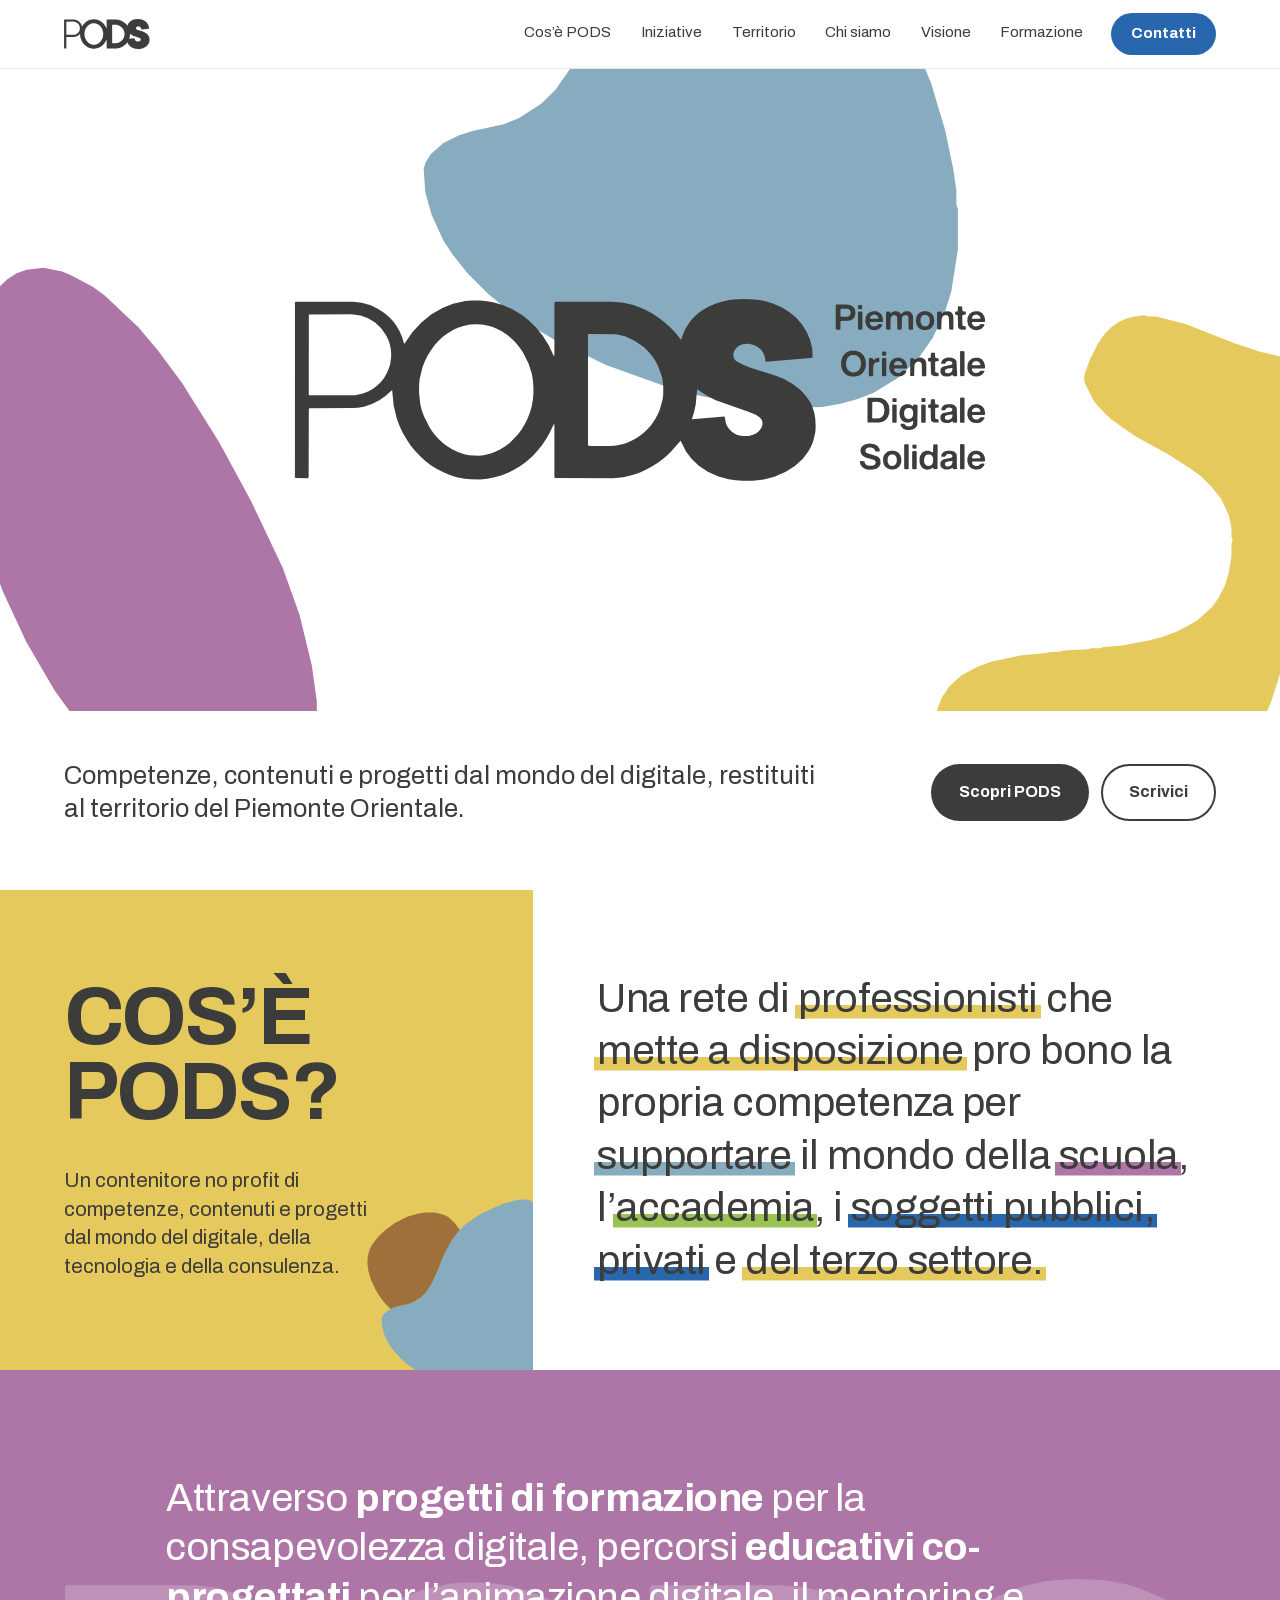
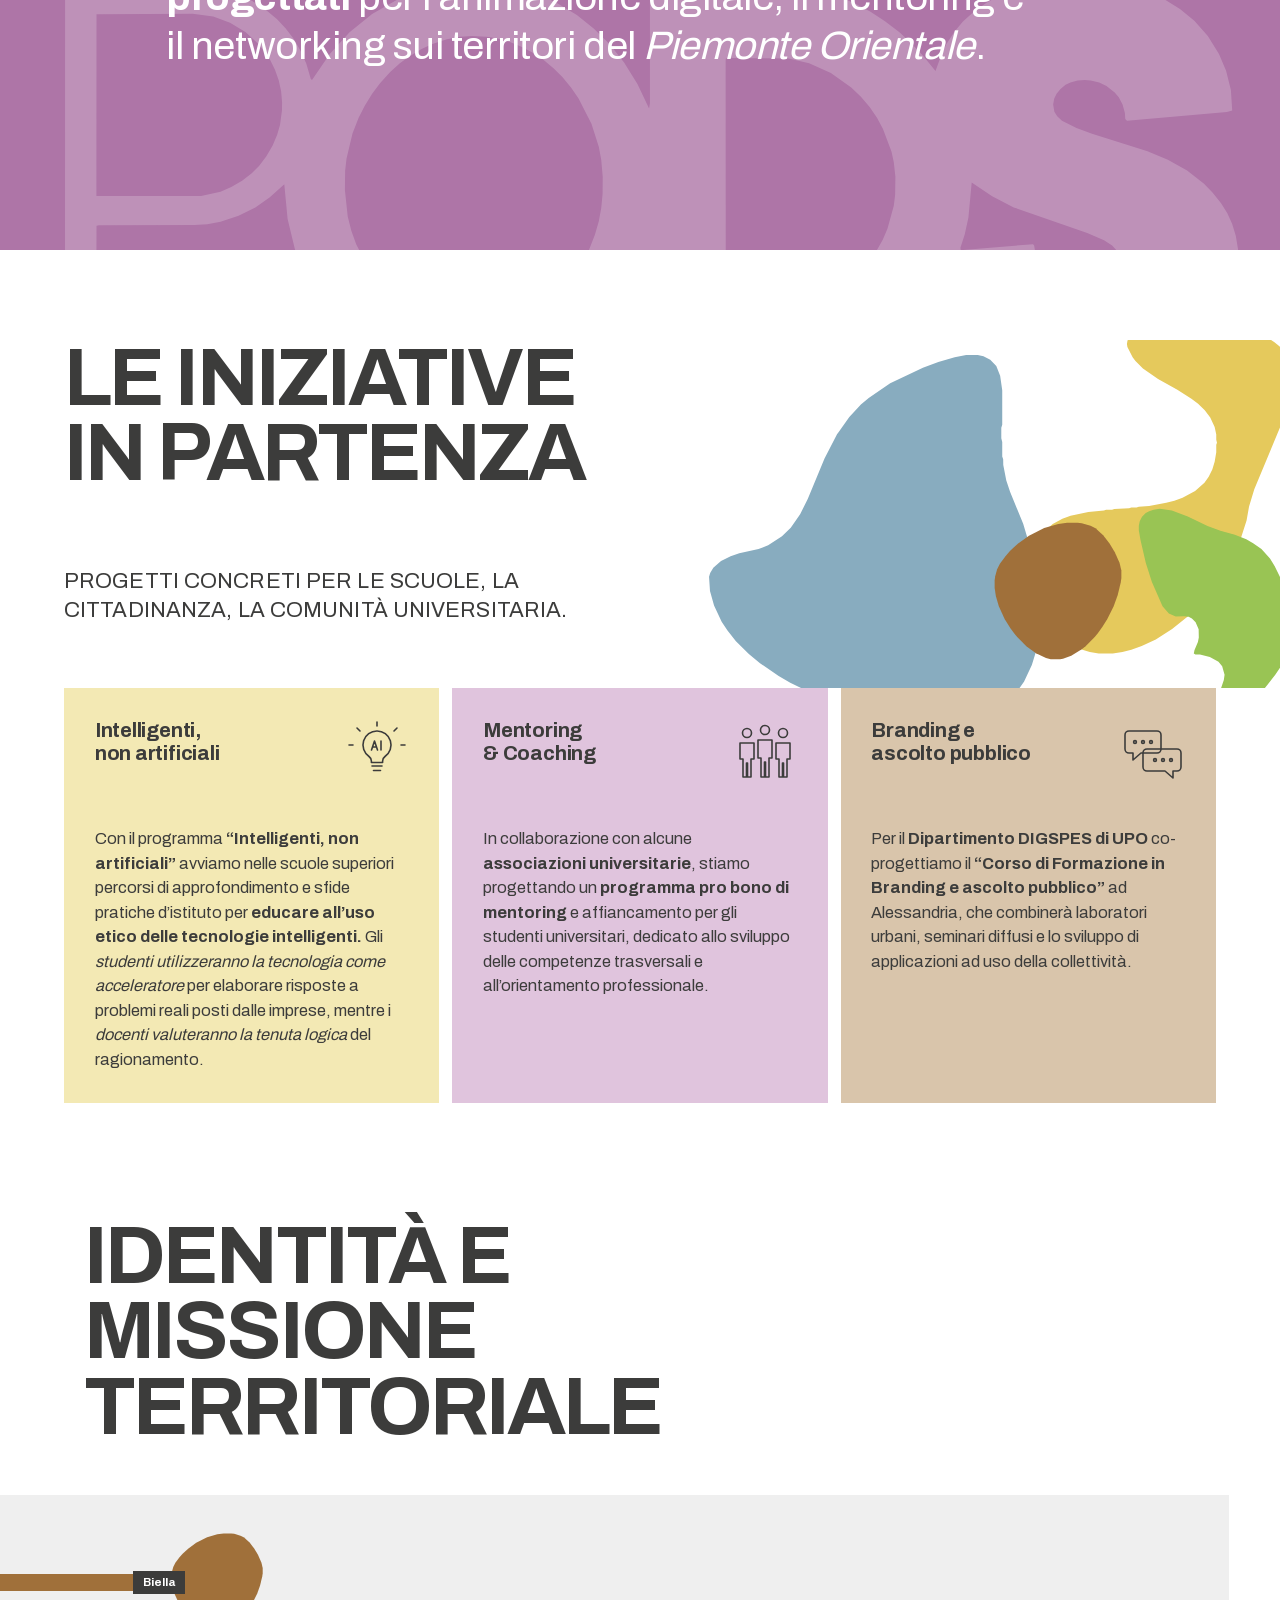
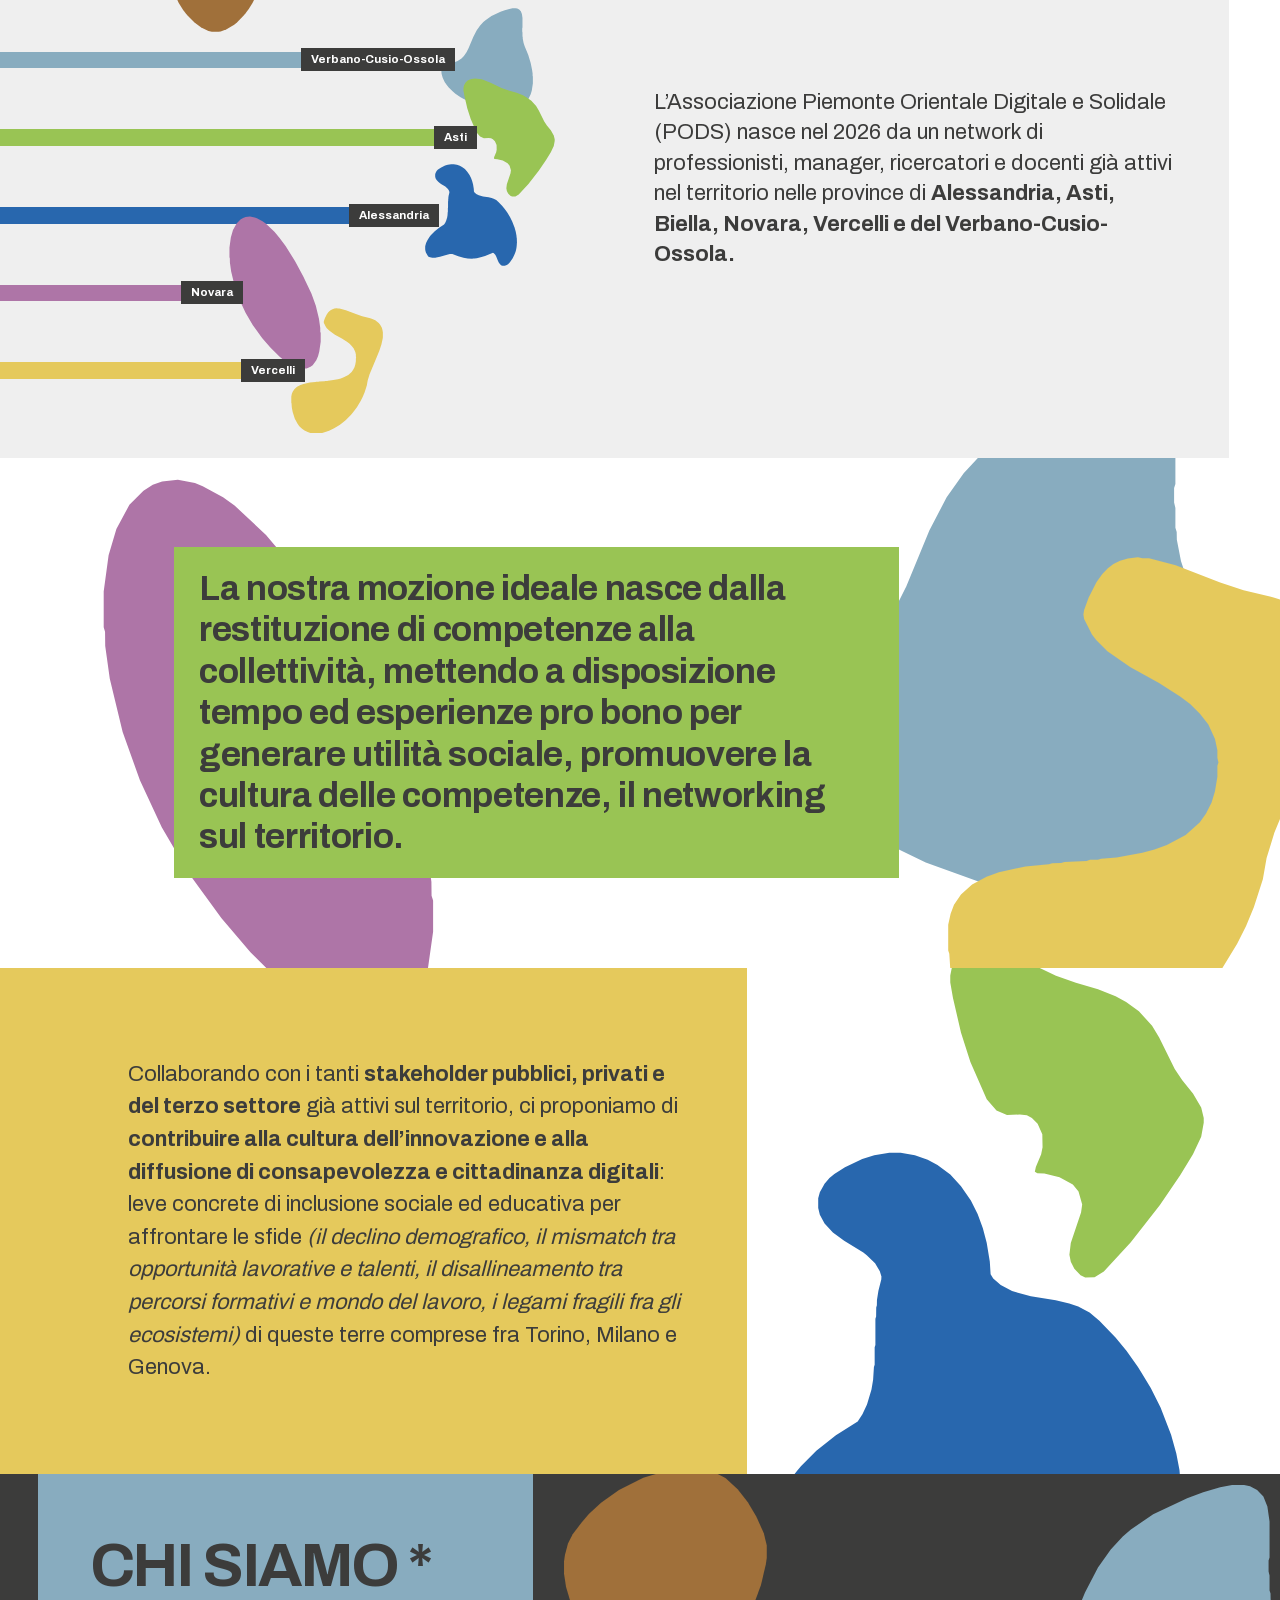
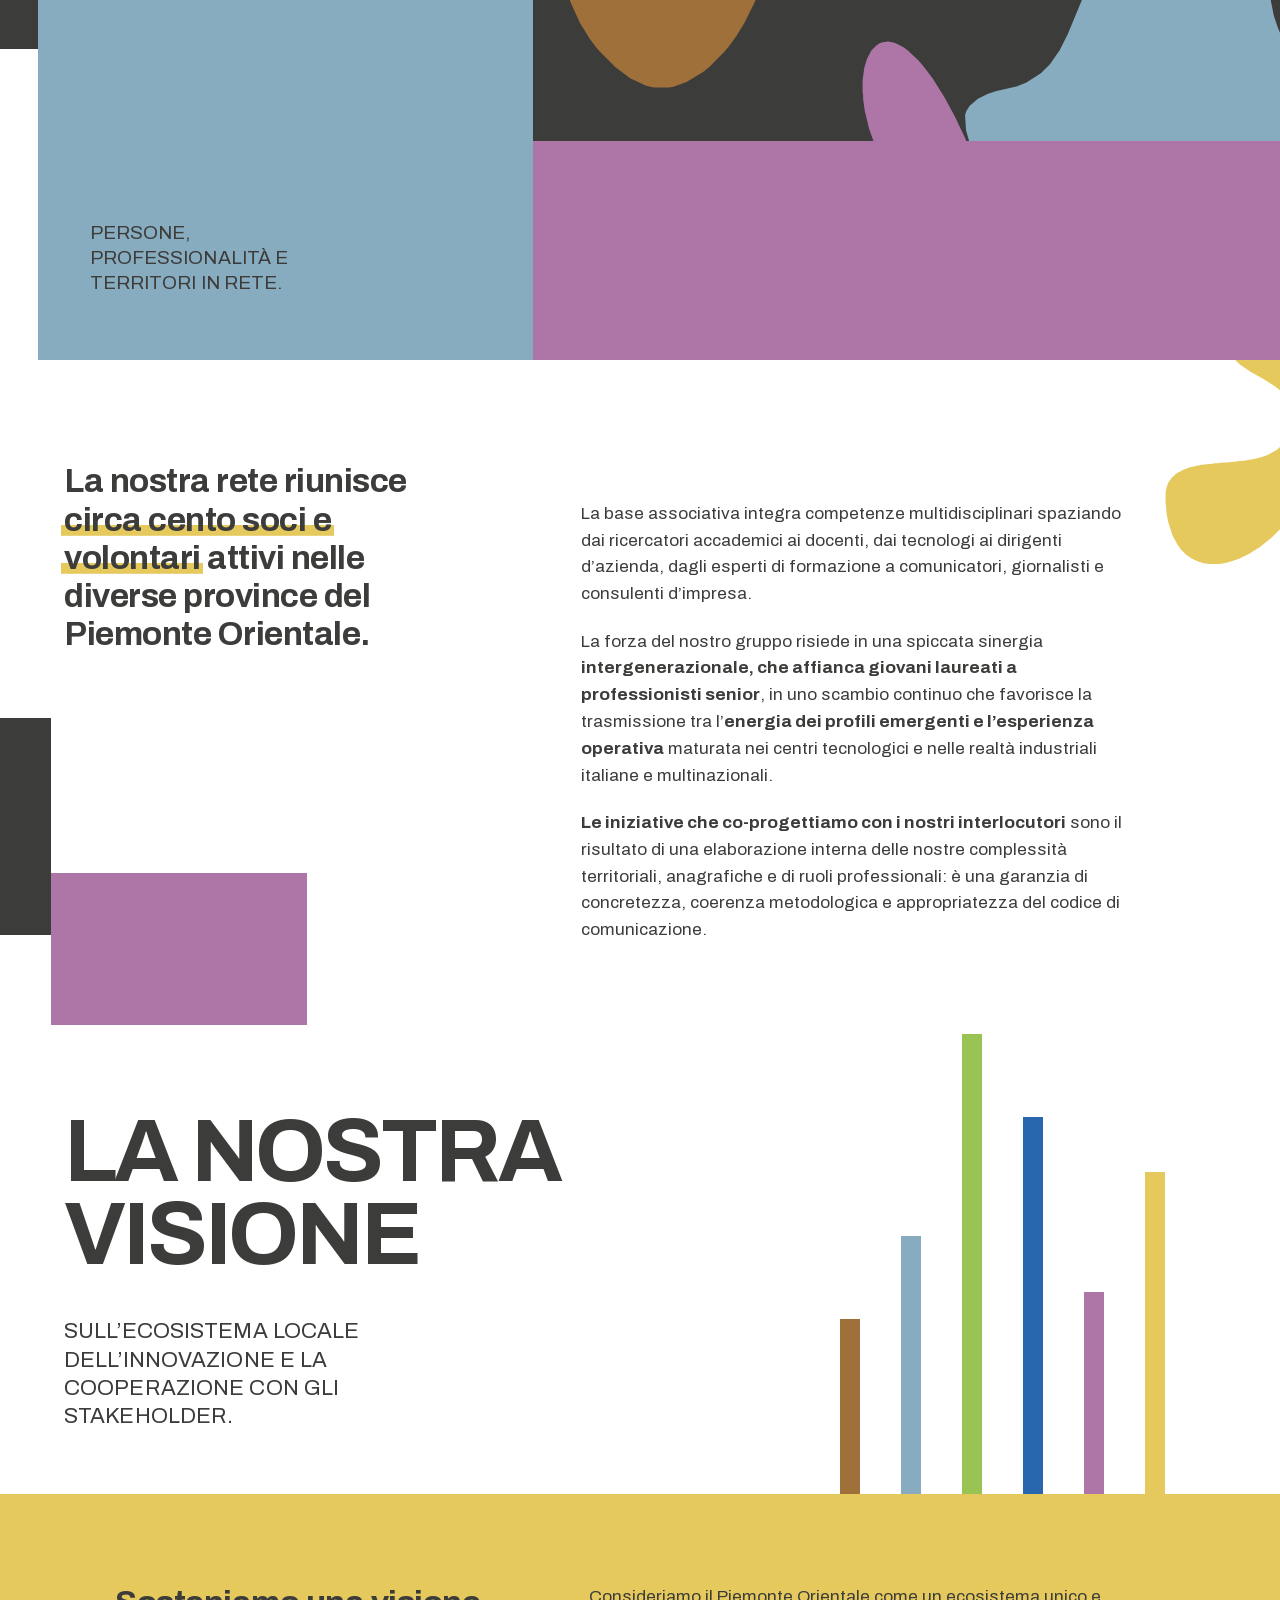
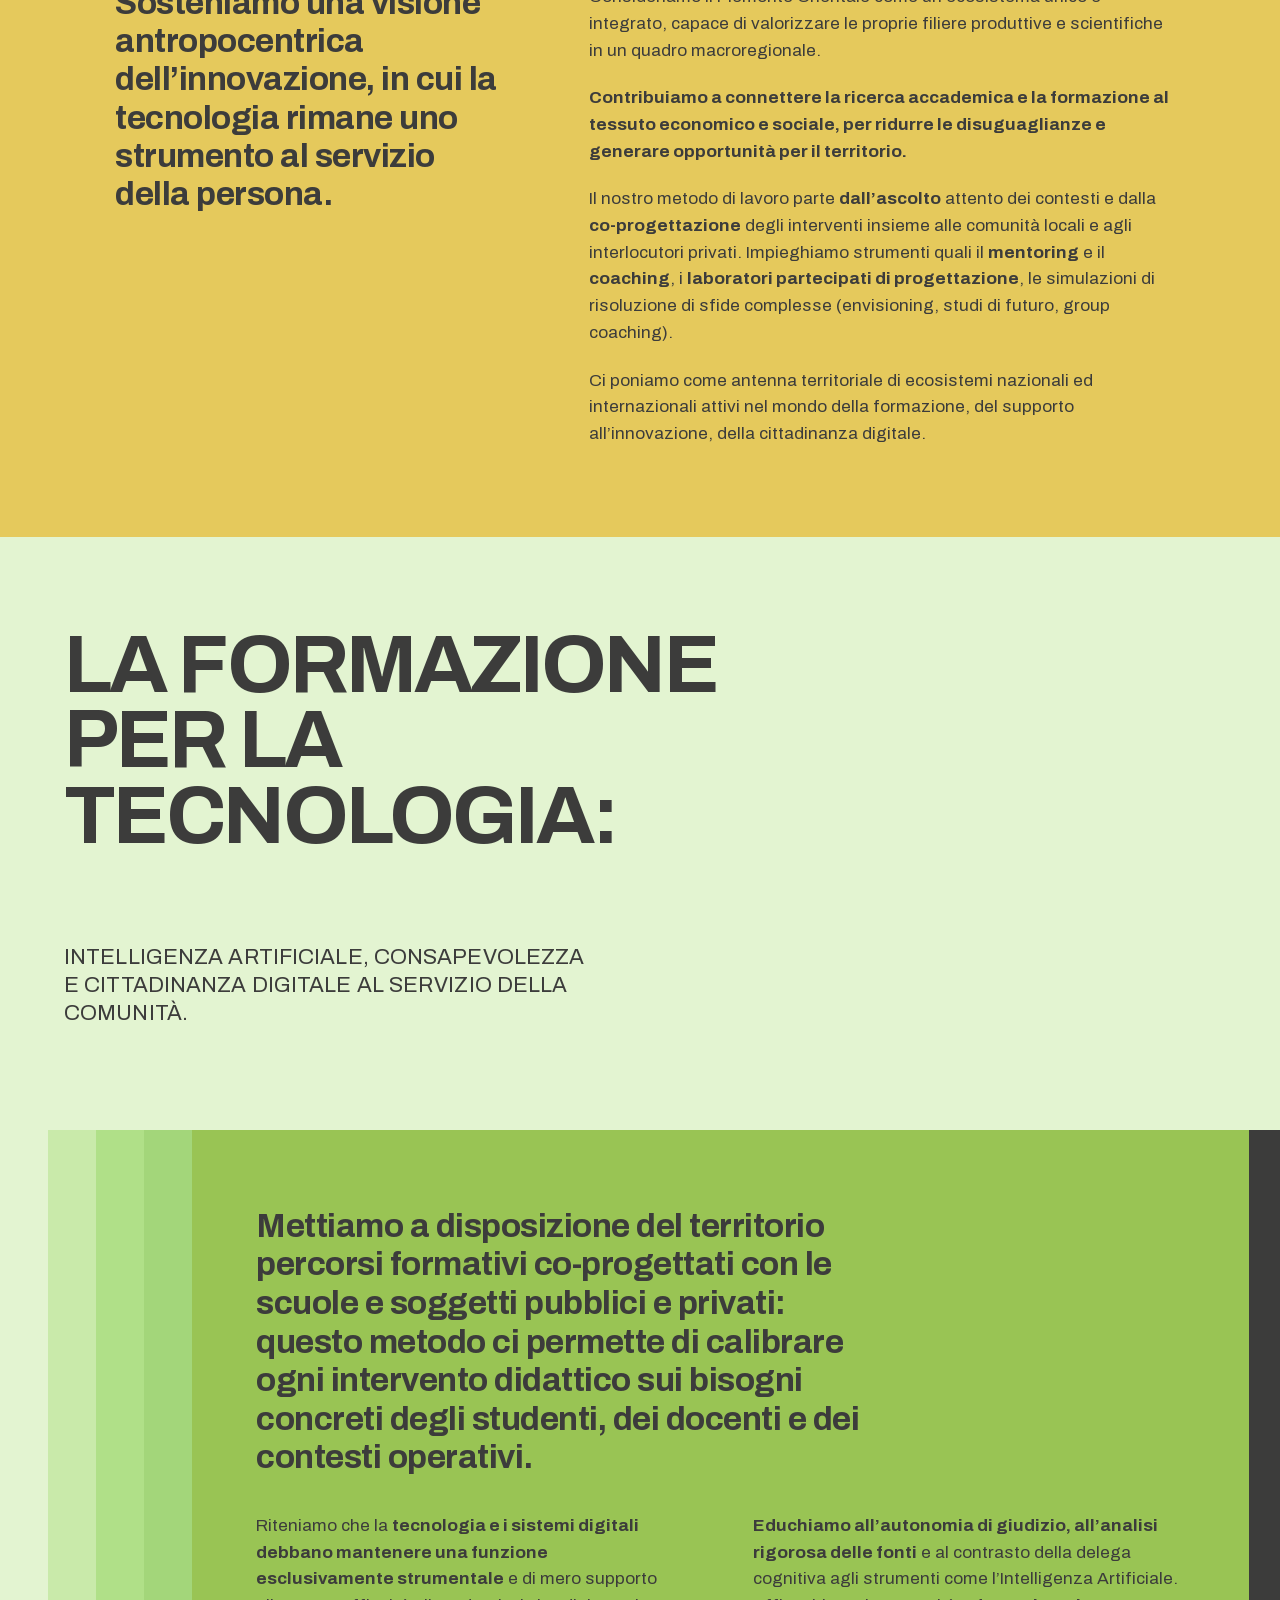
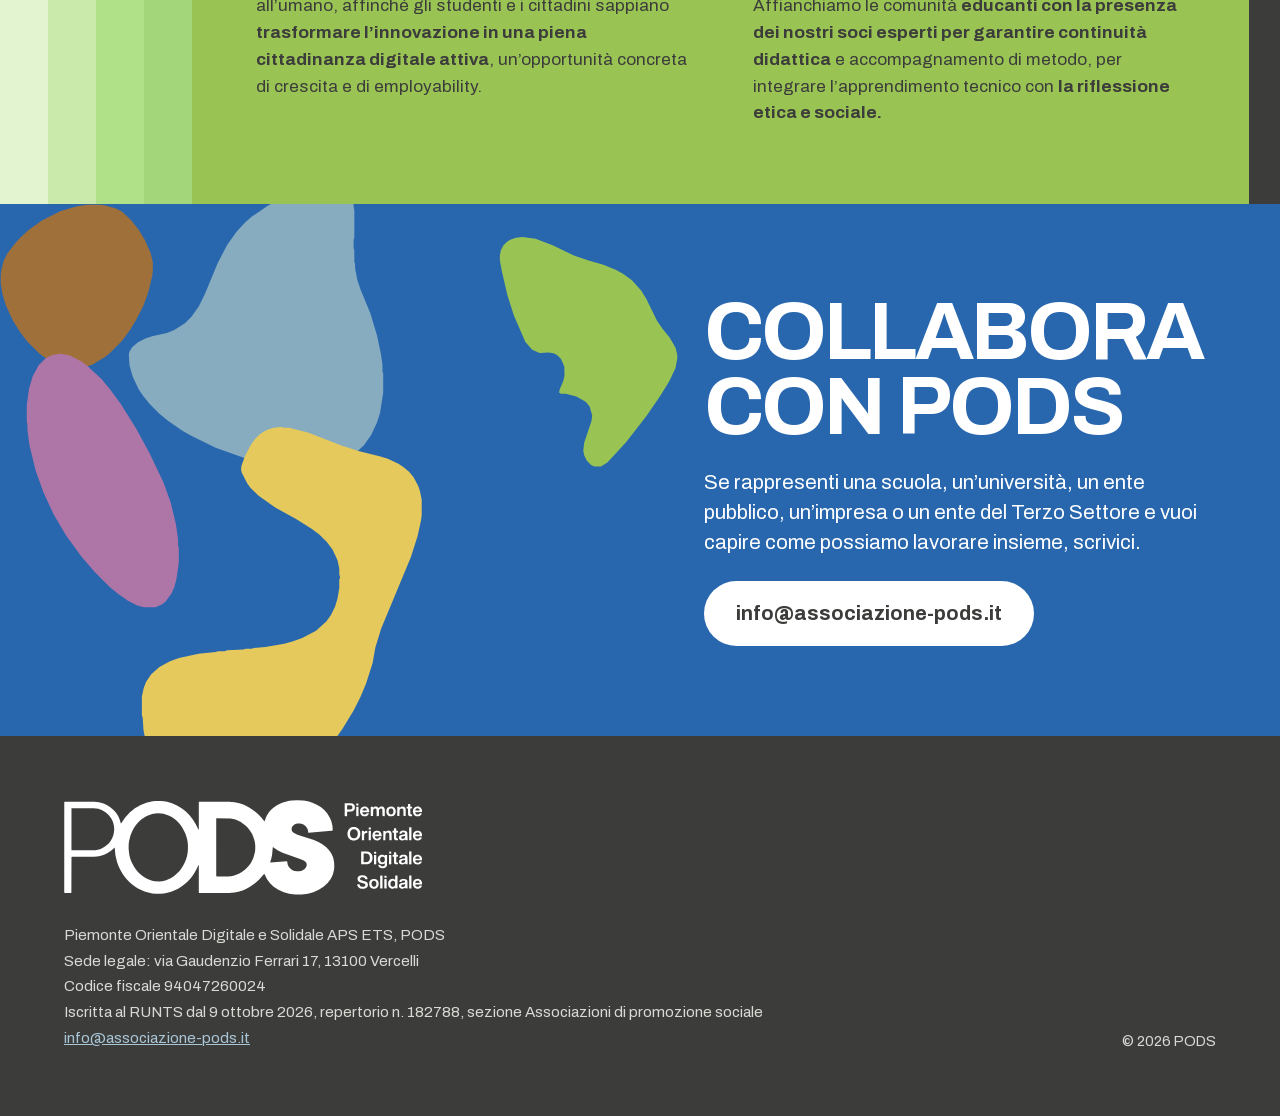
<file: index.html>
<!doctype html>
<html lang="it">
<head>
<meta charset="utf-8">
<meta name="viewport" content="width=device-width, initial-scale=1">
<meta name="format-detection" content="telephone=no, date=no, address=no">
<title>PODS | Piemonte Orientale Digitale e Solidale</title>
<meta name="description" content="PODS è una rete di professionisti che mette a disposizione pro bono la propria competenza per scuole, università, enti pubblici, imprese e Terzo Settore del Piemonte Orientale.">
<meta property="og:title" content="PODS | Piemonte Orientale Digitale e Solidale">
<meta property="og:description" content="Competenze, contenuti e progetti dal mondo del digitale, restituiti al territorio del Piemonte Orientale.">
<meta property="og:type" content="website">
<meta property="og:url" content="https://associazione-pods.it">
<meta property="og:locale" content="it_IT">
<meta property="og:image" content="https://associazione-pods.it/og.png">
<meta property="og:image:width" content="600">
<meta property="og:image:height" content="315">
<meta property="og:image:alt" content="PODS, Piemonte Orientale Digitale e Solidale">
<meta property="og:site_name" content="PODS">
<meta name="twitter:card" content="summary_large_image">
<meta name="theme-color" content="#ffffff">
<link rel="canonical" href="https://associazione-pods.it/">
<link rel="icon" type="image/png" href="favicon.png">
<link rel="preload" href="archivo-700.woff2" as="font" type="font/woff2" crossorigin>
<link rel="preload" href="archivo-400.woff2" as="font" type="font/woff2" crossorigin>
<script>document.documentElement.className+=' js'</script>
<link rel="stylesheet" href="style.css">
</head>
<body id="top">
<a class="skip" href="#main">Vai al contenuto</a>

<header class="site-header">
  <div class="hdr">
    <a class="brand" href="#top" aria-label="PODS, torna in alto"><svg class="brand-logo" viewBox="121 1028 962 336" aria-hidden="true" focusable="false"><use href="sprite.svg#p-letters"/></svg></a>
    <button class="menu-btn" type="button" aria-expanded="false" aria-controls="nav"><span class="sr">Menu</span><i></i><i></i></button>
    <nav class="nav" id="nav" aria-label="Principale">
      <a href="#cose">Cos’è PODS</a>
      <a href="#iniziative">Iniziative</a>
      <a href="#territorio">Territorio</a>
      <a href="#chi-siamo">Chi siamo</a>
      <a href="#visione">Visione</a>
      <a href="#formazione">Formazione</a>
      <a class="nav-cta" href="#contatti">Contatti</a>
    </nav>
  </div>
</header>

<main id="main">

<!-- HERO -->
<section class="hero" aria-labelledby="h1">
  <div class="hero-art">
    <svg class="blob purple h-purple" viewBox="153.0 466.9 196.6 326.5" aria-hidden="true" focusable="false"><use href="sprite.svg#b-purple"/></svg>
    <svg class="blob sky h-sky" viewBox="305.2 172.6 319.3 357.2" aria-hidden="true" focusable="false"><use href="sprite.svg#b-sky"/></svg>
    <svg class="blob yellow h-yellow" viewBox="347.6 629.3 318.4 434.6" aria-hidden="true" focusable="false"><use href="sprite.svg#b-yellow"/></svg>
    <h1 id="h1" class="hero-logo"><span class="sr">PODS, Piemonte Orientale Digitale e Solidale</span><svg class="hero-wordmark" viewBox="121 1028 1270 336" aria-hidden="true" focusable="false"><use href="sprite.svg#p-letters"/></svg></h1>
  </div>
  <div class="hero-foot">
    <p class="hero-lead">Competenze, contenuti e progetti dal mondo del digitale, restituiti al territorio del Piemonte Orientale.</p>
    <p class="hero-cta"><a class="btn btn-ink" href="#cose">Scopri PODS</a><a class="btn btn-line" href="#contatti">Scrivici</a></p>
  </div>
</section>

<!-- COS'E' PODS -->
<section class="cose" id="cose" aria-labelledby="h-cose">
  <div class="cose-a">
    <h2 id="h-cose" class="display" data-rv>Cos’è PODS?</h2>
    <p class="cose-sub" data-rv>Un contenitore no profit di competenze, contenuti e progetti dal mondo del digitale, della tecnologia e della consulenza.</p>
    <svg class="blob brown c-brown" viewBox="105.9 134.8 201.2 216.7" aria-hidden="true" focusable="false"><use href="sprite.svg#b-brown"/></svg>
    <svg class="blob sky c-sky" viewBox="305.2 172.6 319.3 357.2" aria-hidden="true" focusable="false"><use href="sprite.svg#b-sky"/></svg>
  </div>
  <div class="cose-b">
    <p class="statement" data-rv>Una rete di <mark class="hl hl-y" style="--d:.2s">professionisti</mark> che <mark class="hl hl-y" style="--d:.45s">mette a disposizione</mark> pro bono la propria competenza per <mark class="hl hl-s" style="--d:.7s">supportare</mark> il mondo della <mark class="hl hl-p" style="--d:.95s">scuola</mark>, l’<mark class="hl hl-g" style="--d:1.15s">accademia</mark>, i <mark class="hl hl-b" style="--d:1.35s">soggetti pubblici, privati</mark> e <mark class="hl hl-y" style="--d:1.6s">del terzo settore.</mark></p>
  </div>
</section>

<section class="band" aria-label="Come operiamo">
  <p class="band-text" data-rv>Attraverso <strong>progetti di formazione</strong> per la consapevolezza digitale, percorsi <strong>educativi co-progettati</strong> per l’animazione digitale, il mentoring e il networking sui territori del <em>Piemonte Orientale</em>.</p>
  <svg class="ghost" viewBox="121 1028 962 336" aria-hidden="true" focusable="false"><use href="sprite.svg#p-letters"/></svg>
</section>

<!-- INIZIATIVE -->
<section class="ini" id="iniziative" aria-labelledby="h-ini">
  <div class="ini-head">
    <div class="ini-copy">
      <h2 id="h-ini" class="display" data-rv>Le iniziative in partenza</h2>
      <p class="kicker" data-rv>Progetti concreti per le scuole, la cittadinanza, la comunità universitaria.</p>
    </div>
    <div class="ini-art" aria-hidden="true"><svg class="blob sky i-sky" viewBox="305.2 172.6 319.3 357.2" aria-hidden="true" focusable="false"><use href="sprite.svg#b-sky"/></svg><svg class="blob yellow i-yellow" viewBox="347.6 629.3 318.4 434.6" aria-hidden="true" focusable="false"><use href="sprite.svg#b-yellow"/></svg><svg class="blob brown i-brown" viewBox="105.9 134.8 201.2 216.7" aria-hidden="true" focusable="false"><use href="sprite.svg#b-brown"/></svg><svg class="blob green i-green" viewBox="1013.6 277.8 202.2 261.2" aria-hidden="true" focusable="false"><use href="sprite.svg#b-green"/></svg></div>
  </div>
  <div class="cards">
    <article class="card card-y" data-rv>
      <header><h3>Intelligenti,<br>non artificiali</h3><svg class="ico" viewBox="0 0 64 64" fill="none" stroke="currentColor" stroke-width="1.6" stroke-linecap="round" stroke-linejoin="round" aria-hidden="true"><path d="M32 12a14 14 0 0 0-8 25.5c1.6 1.2 2.4 2.8 2.4 4.5v1.5h11.2V42c0-1.7.8-3.3 2.4-4.5A14 14 0 0 0 32 12Z"/><path d="M27 47h10M28.5 51.5h7"/><path d="M32 3v4M12 9l3 3M52 9l-3 3M4 26h4M56 26h4"/><path d="M26.5 31l3-9 3 9M27.5 28h4M36 22v9"/></svg></header>
      <p data-more>Con il programma <strong>“Intelligenti, non artificiali”</strong> avviamo nelle scuole superiori percorsi di approfondimento e sfide pratiche d’istituto per <strong>educare all’uso etico delle tecnologie intelligenti.</strong> Gli <em>studenti utilizzeranno la tecnologia come acceleratore</em> per elaborare risposte a problemi reali posti dalle imprese, mentre i <em>docenti valuteranno la tenuta logica</em> del ragionamento.</p>
    </article>
    <article class="card card-p" data-rv>
      <header><h3>Mentoring<br>&amp; Coaching</h3><svg class="ico" viewBox="0 0 64 64" fill="none" stroke="currentColor" stroke-width="1.6" stroke-linecap="round" stroke-linejoin="round" aria-hidden="true"><circle cx="14" cy="14" r="4.5"/><circle cx="32" cy="11" r="4.5"/><circle cx="50" cy="14" r="4.5"/><path d="M7 24h14v16h-3v18h-3.5V44h-1V58H10V40H7z"/><path d="M25 21h14v18h-3v19h-3.5V43h-1v15H28V39h-3z"/><path d="M43 24h14v16h-3v18h-3.5V44h-1V58H46V40h-3z"/></svg></header>
      <p data-more>In collaborazione con alcune <strong>associazioni universitarie</strong>, stiamo progettando un <strong>programma pro bono di mentoring</strong> e affiancamento per gli studenti universitari, dedicato allo sviluppo delle competenze trasversali e all’orientamento professionale.</p>
    </article>
    <article class="card card-b" data-rv>
      <header><h3>Branding e<br>ascolto pubblico</h3><svg class="ico" viewBox="0 0 64 64" fill="none" stroke="currentColor" stroke-width="1.6" stroke-linecap="round" stroke-linejoin="round" aria-hidden="true"><path d="M8 12h28a4 4 0 0 1 4 4v14a4 4 0 0 1-4 4H20l-8 7v-7H8a4 4 0 0 1-4-4V16a4 4 0 0 1 4-4Z"/><path d="M26 30h30a4 4 0 0 1 4 4v14a4 4 0 0 1-4 4h-4v7l-8-7H26a4 4 0 0 1-4-4V34a4 4 0 0 1 4-4Z"/><circle cx="14" cy="23" r="1.4"/><circle cx="22" cy="23" r="1.4"/><circle cx="30" cy="23" r="1.4"/><circle cx="34" cy="41" r="1.4"/><circle cx="42" cy="41" r="1.4"/><circle cx="50" cy="41" r="1.4"/></svg></header>
      <p data-more>Per il <strong>Dipartimento DIGSPES di UPO</strong> co-progettiamo il <strong>“Corso di Formazione in Branding e ascolto pubblico”</strong> ad Alessandria, che combinerà laboratori urbani, seminari diffusi e lo sviluppo di applicazioni ad uso della collettività.</p>
    </article>
  </div>
</section>

<!-- IDENTITA' E MISSIONE TERRITORIALE -->
<section class="ident" id="territorio" aria-labelledby="h-ident">
  <div class="wrap">
    <h2 id="h-ident" class="display" data-rv>Identità e missione territoriale</h2>
  </div>
  <div class="panel" data-rv>
    <ul class="provs" aria-label="Province in cui operiamo">
          <li class="prov" style="--c:var(--brown);--len:22%;--i:0">
            <span class="bar" aria-hidden="true"></span>
            <span class="tag">Biella</span>
            <svg class="blob brown pb" viewBox="105.9 134.8 201.2 216.7" aria-hidden="true" focusable="false"><use href="sprite.svg#b-brown"/></svg>
          </li>
          <li class="prov" style="--c:var(--sky);--len:50%;--i:1">
            <span class="bar" aria-hidden="true"></span>
            <span class="tag">Verbano-Cusio-Ossola</span>
            <svg class="blob sky pb" viewBox="305.2 172.6 319.3 357.2" aria-hidden="true" focusable="false"><use href="sprite.svg#b-sky"/></svg>
          </li>
          <li class="prov" style="--c:var(--green);--len:72%;--i:2">
            <span class="bar" aria-hidden="true"></span>
            <span class="tag">Asti</span>
            <svg class="blob green pb" viewBox="1013.6 277.8 202.2 261.2" aria-hidden="true" focusable="false"><use href="sprite.svg#b-green"/></svg>
          </li>
          <li class="prov" style="--c:var(--blue);--len:58%;--i:3">
            <span class="bar" aria-hidden="true"></span>
            <span class="tag">Alessandria</span>
            <svg class="blob blue pb" viewBox="700.0 378.4 502.0 555.4" aria-hidden="true" focusable="false"><use href="sprite.svg#b-blue"/></svg>
          </li>
          <li class="prov" style="--c:var(--purple);--len:30%;--i:4">
            <span class="bar" aria-hidden="true"></span>
            <span class="tag">Novara</span>
            <svg class="blob purple pb" viewBox="153.0 466.9 196.6 326.5" aria-hidden="true" focusable="false"><use href="sprite.svg#b-purple"/></svg>
          </li>
          <li class="prov" style="--c:var(--yellow);--len:40%;--i:5">
            <span class="bar" aria-hidden="true"></span>
            <span class="tag">Vercelli</span>
            <svg class="blob yellow pb" viewBox="347.6 629.3 318.4 434.6" aria-hidden="true" focusable="false"><use href="sprite.svg#b-yellow"/></svg>
          </li>
    </ul>
    <p class="panel-text">L’Associazione Piemonte Orientale Digitale e Solidale (PODS) nasce nel 2026 da un network di professionisti, manager, ricercatori e docenti già attivi nel territorio nelle province di <strong>Alessandria, Asti, Biella, Novara, Vercelli e del Verbano-Cusio-Ossola.</strong></p>
  </div>
</section>

<section class="mozione" aria-label="La nostra mozione ideale">
  <svg class="blob purple m-purple" viewBox="153.0 466.9 196.6 326.5" aria-hidden="true" focusable="false"><use href="sprite.svg#b-purple"/></svg>
  <svg class="blob sky m-sky" viewBox="305.2 172.6 319.3 357.2" aria-hidden="true" focusable="false"><use href="sprite.svg#b-sky"/></svg>
  <svg class="blob yellow m-yellow" viewBox="347.6 629.3 318.4 434.6" aria-hidden="true" focusable="false"><use href="sprite.svg#b-yellow"/></svg>
  <div class="wrap">
    <p class="moz-box" data-rv>La nostra mozione ideale nasce dalla restituzione di competenze alla collettività, mettendo a disposizione tempo ed esperienze pro bono per generare utilità sociale, promuovere la cultura delle competenze, il networking sul territorio.</p>
  </div>
</section>

<section class="stake" aria-label="Il nostro rapporto con il territorio">
  <div class="stake-a">
    <p data-rv data-more>Collaborando con i tanti <strong>stakeholder pubblici, privati e del terzo settore</strong> già attivi sul territorio, ci proponiamo di <strong>contribuire alla cultura dell’innovazione e alla diffusione di consapevolezza e cittadinanza digitali</strong>: leve concrete di inclusione sociale ed educativa per affrontare le sfide <em>(il declino demografico, il mismatch tra opportunità lavorative e talenti, il disallineamento tra percorsi formativi e mondo del lavoro, i legami fragili fra gli ecosistemi)</em> di queste terre comprese fra Torino, Milano e Genova.</p>
  </div>
  <div class="stake-b" aria-hidden="true">
    <svg class="blob green s-green" viewBox="1013.6 277.8 202.2 261.2" aria-hidden="true" focusable="false"><use href="sprite.svg#b-green"/></svg>
    <svg class="blob blue s-blue" viewBox="700.0 378.4 502.0 555.4" aria-hidden="true" focusable="false"><use href="sprite.svg#b-blue"/></svg>
  </div>
</section>

<!-- CHI SIAMO -->
<section class="chi" id="chi-siamo" aria-labelledby="h-chi">
  <div class="chi-a">
    <h2 id="h-chi" class="display" data-rv>Chi siamo&nbsp;<span class="star" aria-hidden="true">*</span></h2>
    <p class="kicker" data-rv>Persone, professionalità e territori in rete.</p>
  </div>
  <div class="chi-b" aria-hidden="true">
    <div class="chi-dark"><svg class="blob brown x-brown" viewBox="105.9 134.8 201.2 216.7" aria-hidden="true" focusable="false"><use href="sprite.svg#b-brown"/></svg><svg class="blob sky x-sky" viewBox="305.2 172.6 319.3 357.2" aria-hidden="true" focusable="false"><use href="sprite.svg#b-sky"/></svg><svg class="blob purple x-purple" viewBox="153.0 466.9 196.6 326.5" aria-hidden="true" focusable="false"><use href="sprite.svg#b-purple"/></svg></div>
    <div class="chi-purple"></div>
  </div>
</section>

<section class="rete" aria-label="La nostra rete">
  <svg class="blob yellow r-yellow" viewBox="347.6 629.3 318.4 434.6" aria-hidden="true" focusable="false"><use href="sprite.svg#b-yellow"/></svg>
  <div class="rete-a">
    <p class="rete-lead" data-rv>La nostra rete riunisce <mark class="hl hl-y" style="--d:.3s">circa cento soci e volontari</mark> attivi nelle diverse province del Piemonte Orientale.</p>
    <div class="rete-deco" aria-hidden="true"><span class="rd-dark"></span><span class="rd-purple"></span></div>
  </div>
  <div class="rete-b">
    <div class="rete-txt" data-more>
    <p data-rv>La base associativa integra competenze multidisciplinari spaziando dai ricercatori accademici ai docenti, dai tecnologi ai dirigenti d’azienda, dagli esperti di formazione a comunicatori, giornalisti e consulenti d’impresa.</p>
    <p data-rv>La forza del nostro gruppo risiede in una spiccata sinergia <strong>intergenerazionale, che affianca giovani laureati a professionisti senior</strong>, in uno scambio continuo che favorisce la trasmissione tra l’<strong>energia dei profili emergenti e l’esperienza operativa</strong> maturata nei centri tecnologici e nelle realtà industriali italiane e multinazionali.</p>
    <p data-rv><strong>Le iniziative che co-progettiamo con i nostri interlocutori</strong> sono il risultato di una elaborazione interna delle nostre complessità territoriali, anagrafiche e di ruoli professionali: è una garanzia di concretezza, coerenza metodologica e appropriatezza del codice di comunicazione.</p>
    </div>
  </div>
</section>

<!-- VISIONE -->
<section class="vis" id="visione" aria-labelledby="h-vis">
  <div class="vis-head">
    <div class="vis-copy">
      <h2 id="h-vis" class="display" data-rv>La nostra visione</h2>
      <p class="kicker" data-rv>Sull’ecosistema locale dell’innovazione e la cooperazione con gli stakeholder.</p>
    </div>
    <div class="vbars" aria-hidden="true" data-rv><i style="--c:var(--brown);--h:38%;--i:0"></i><i style="--c:var(--sky);--h:56%;--i:1"></i><i style="--c:var(--green);--h:100%;--i:2"></i><i style="--c:var(--blue);--h:82%;--i:3"></i><i style="--c:var(--purple);--h:44%;--i:4"></i><i style="--c:var(--yellow);--h:70%;--i:5"></i></div>
  </div>
  <div class="vis-body">
    <p class="vis-lead" data-rv>Sosteniamo una visione antropocentrica dell’innovazione, in cui la tecnologia rimane uno strumento al servizio della persona.</p>
    <div class="vis-cols" data-more>
      <p data-rv>Consideriamo il Piemonte Orientale come un ecosistema unico e integrato, capace di valorizzare le proprie filiere produttive e scientifiche in un quadro macroregionale.</p>
      <p data-rv><strong>Contribuiamo a connettere la ricerca accademica e la formazione al tessuto economico e sociale, per ridurre le disuguaglianze e generare opportunità per il territorio.</strong></p>
      <p data-rv>Il nostro metodo di lavoro parte <strong>dall’ascolto</strong> attento dei contesti e dalla <strong>co-progettazione</strong> degli interventi insieme alle comunità locali e agli interlocutori privati. Impieghiamo strumenti quali il <strong>mentoring</strong> e il <strong>coaching</strong>, i <strong>laboratori partecipati di progettazione</strong>, le simulazioni di risoluzione di sfide complesse (envisioning, studi di futuro, group coaching).</p>
      <p data-rv>Ci poniamo come antenna territoriale di ecosistemi nazionali ed internazionali attivi nel mondo della formazione, del supporto all’innovazione, della cittadinanza digitale.</p>
    </div>
  </div>
</section>

<!-- FORMAZIONE -->
<section class="form" id="formazione" aria-labelledby="h-form">
  <div class="form-head">
    <h2 id="h-form" class="display" data-rv>La formazione per la tecnologia:</h2>
    <p class="kicker" data-rv>Intelligenza artificiale, consapevolezza e cittadinanza digitale al servizio della comunità.</p>
  </div>
  <div class="form-body">
    <div class="stripes" aria-hidden="true"><i></i><i></i><i></i><i></i></div>
    <div class="form-text">
      <p class="form-lead" data-rv>Mettiamo a disposizione del territorio percorsi formativi co-progettati con le scuole e soggetti pubblici e privati: questo metodo ci permette di calibrare ogni intervento didattico sui bisogni concreti degli studenti, dei docenti e dei contesti operativi.</p>
      <div class="form-cols" data-more>
        <p data-rv>Riteniamo che la <strong>tecnologia e i sistemi digitali debbano mantenere una funzione esclusivamente strumentale</strong> e di mero supporto all’umano, affinché gli studenti e i cittadini sappiano <strong>trasformare l’innovazione in una piena cittadinanza digitale attiva</strong>, un’opportunità concreta di crescita e di employability.</p>
        <p data-rv><strong>Educhiamo all’autonomia di giudizio, all’analisi rigorosa delle fonti</strong> e al contrasto della delega cognitiva agli strumenti come l’Intelligenza Artificiale. Affianchiamo le comunità <strong>educanti con la presenza dei nostri soci esperti per garantire continuità didattica</strong> e accompagnamento di metodo, per integrare l’apprendimento tecnico con <strong>la riflessione etica e sociale.</strong></p>
      </div>
    </div>
    <div class="bar-r" aria-hidden="true"></div>
  </div>
</section>

<!-- CONTATTI -->
<section class="contact" id="contatti" aria-labelledby="h-contact">
  <div class="contact-art" aria-hidden="true"><svg class="blob brown k-brown" viewBox="105.9 134.8 201.2 216.7" aria-hidden="true" focusable="false"><use href="sprite.svg#b-brown"/></svg><svg class="blob sky k-sky" viewBox="305.2 172.6 319.3 357.2" aria-hidden="true" focusable="false"><use href="sprite.svg#b-sky"/></svg><svg class="blob purple k-purple" viewBox="153.0 466.9 196.6 326.5" aria-hidden="true" focusable="false"><use href="sprite.svg#b-purple"/></svg><svg class="blob yellow k-yellow" viewBox="347.6 629.3 318.4 434.6" aria-hidden="true" focusable="false"><use href="sprite.svg#b-yellow"/></svg><svg class="blob green k-green" viewBox="1013.6 277.8 202.2 261.2" aria-hidden="true" focusable="false"><use href="sprite.svg#b-green"/></svg></div>
  <div class="contact-copy">
    <h2 id="h-contact" class="display" data-rv>Collabora con PODS</h2>
    <p data-rv>Se rappresenti una scuola, un’università, un ente pubblico, un’impresa o un ente del Terzo Settore e vuoi capire come possiamo lavorare insieme, scrivici.</p>
    <p data-rv><a class="btn btn-white" href="mailto:info@associazione-pods.it">info@associazione-pods.it</a></p>
  </div>
</section>

</main>

<footer class="site-footer">
  <div class="foot">
    <div class="foot-logo"><svg class="foot-wordmark" viewBox="121 1028 1270 336" aria-hidden="true" focusable="false"><use href="sprite.svg#p-letters"/></svg><span class="sr">PODS, Piemonte Orientale Digitale e Solidale</span></div>
    <address>
      <p>Piemonte Orientale Digitale e Solidale APS ETS, PODS</p>
      <p>Sede legale: via Gaudenzio Ferrari 17, 13100 Vercelli</p>
      <p>Codice fiscale 94047260024</p>
      <p>Iscritta al RUNTS dal 9 ottobre 2026, repertorio n. 182788, sezione Associazioni di promozione sociale</p>
      <p><a href="mailto:info@associazione-pods.it">info@associazione-pods.it</a></p>
    </address>
    <p class="copy">© 2026 PODS</p>
  </div>
</footer>

<script src="app.js" defer></script>
</body>
</html>
</file>
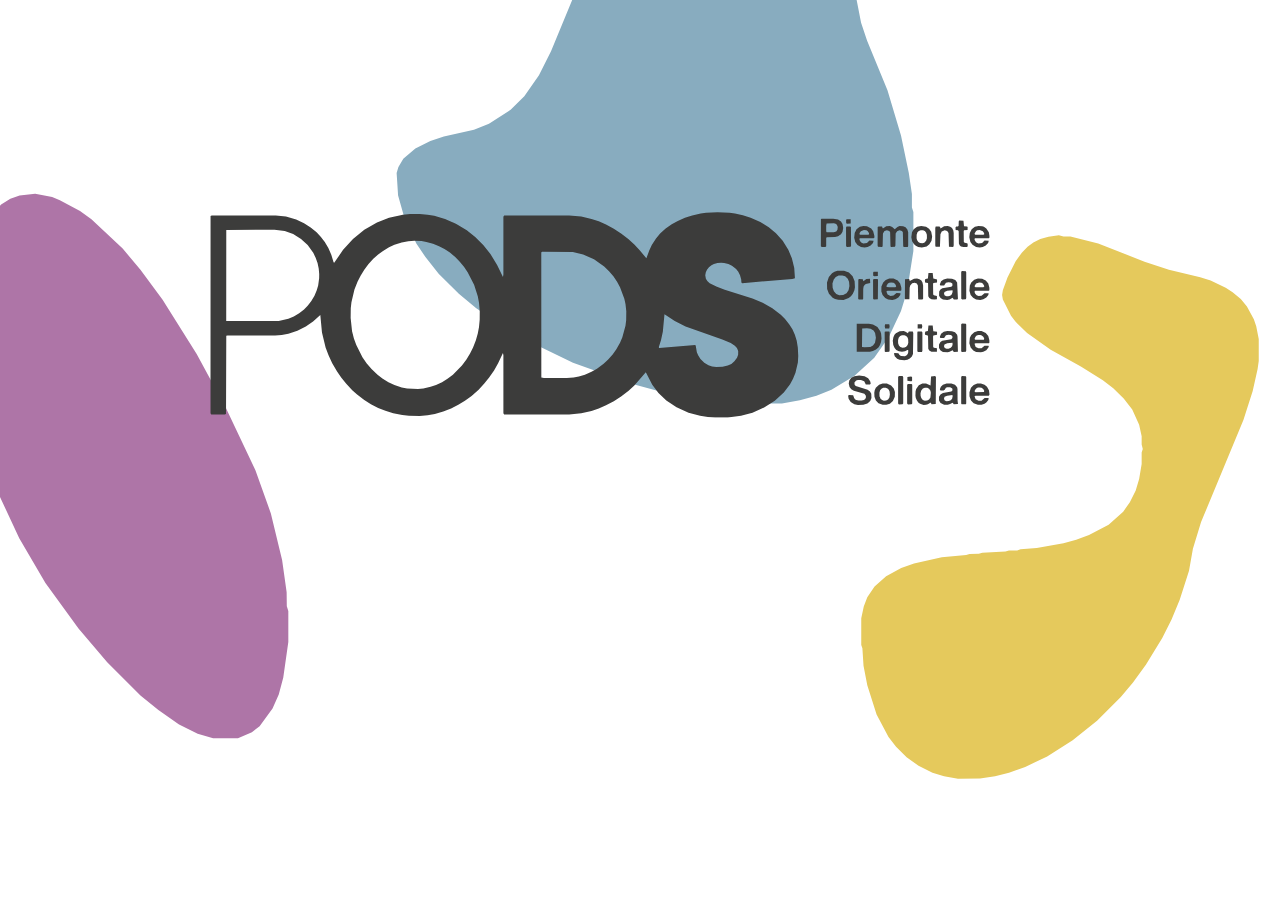
<file: og-src.html>
<!doctype html><html><head><meta charset="utf-8"><style>
@font-face{font-family:"Archivo";src:url("archivo-400.woff2") format("woff2");font-weight:400 500}
@font-face{font-family:"Archivo";src:url("archivo-700.woff2") format("woff2");font-weight:600 900}
*{margin:0;padding:0;box-sizing:border-box}
body{width:1200px;height:630px;background:#fff;position:relative;overflow:hidden;font-family:"Archivo",sans-serif;color:#3C3C3B}
svg{position:absolute;display:block;height:auto}
.purple{fill:#AE75A7}.sky{fill:#88ACBF}.yellow{fill:#E5C95C}
.p{width:330px;left:-40px;bottom:-110px}
.s{width:520px;left:395px;top:-175px}
.y{width:400px;right:-60px;bottom:-150px}
.w{left:50%;top:315px;width:780px;transform:translate(-50%,-50%);fill:#3C3C3B}
.t{position:absolute;left:0;right:0;top:410px;text-align:center;font-size:33px;font-weight:700;letter-spacing:.01em;text-transform:uppercase}
</style></head><body>
<svg class="purple p" viewBox="153.0 466.9 196.6 326.5"><use href="sprite.svg#b-purple"/></svg>
<svg class="sky s" viewBox="305.2 172.6 319.3 357.2"><use href="sprite.svg#b-sky"/></svg>
<svg class="yellow y" viewBox="347.6 629.3 318.4 434.6"><use href="sprite.svg#b-yellow"/></svg>
<svg class="w" viewBox="121 1028 1270 336"><use href="sprite.svg#p-letters"/></svg>

</body></html>
</file>
<file: style.css>
@font-face { font-family: "Archivo"; src: url("archivo-400.woff2") format("woff2"); font-weight: 400 500; font-style: normal; font-display: swap; }
@font-face { font-family: "Archivo"; src: url("archivo-700.woff2") format("woff2"); font-weight: 600 900; font-style: normal; font-display: swap; }

:root {
  /* colori del kit di brand */
  --brown: #A0703A;
  --sky: #88ACBF;
  --purple: #AE75A7;
  --yellow: #E5C95C;
  --blue: #2867AE;
  --green: #99C454;
  --ink: #3C3C3B;
  /* neutri e derivati dalla brochure */
  --gray: #EFEFEF;
  --mint: #E3F4D1;
  --card-y: #F3E9B4;
  --card-p: #E0C4DD;
  --card-b: #D9C5AB;
  --pad: clamp(20px, 5vw, 72px);
  --hdr: 68px;
  --maxw: 1240px;
}

* { box-sizing: border-box; margin: 0; padding: 0; }
html { scroll-behavior: smooth; scroll-padding-top: var(--hdr); -webkit-text-size-adjust: 100%; }
body {
  font-family: "Archivo", "Avenir Next", "Segoe UI", system-ui, -apple-system, sans-serif;
  font-size: 1.0625rem; line-height: 1.55; color: var(--ink); background: #fff;
  -webkit-font-smoothing: antialiased;
}
a { color: inherit; }
strong { font-weight: 700; }
.sr { position: absolute; width: 1px; height: 1px; overflow: hidden; clip: rect(0 0 0 0); white-space: nowrap; }
.skip { position: absolute; left: 12px; top: -60px; z-index: 100; background: var(--ink); color: #fff; padding: 10px 16px; border-radius: 6px; }
.skip:focus { top: 12px; }
:focus-visible { outline: 3px solid var(--blue); outline-offset: 3px; }

.wrap { max-width: var(--maxw); margin: 0 auto; padding: 0 var(--pad); }
section { position: relative; overflow: hidden; }
.blob { position: absolute; display: block; height: auto; }
.blob.brown { fill: var(--brown); } .blob.sky { fill: var(--sky); } .blob.purple { fill: var(--purple); }
.blob.yellow { fill: var(--yellow); } .blob.blue { fill: var(--blue); } .blob.green { fill: var(--green); }
mark { background-color: transparent; }

.display {
  font-weight: 700; text-transform: uppercase; letter-spacing: -0.035em; line-height: 0.92;
  font-size: clamp(2.3rem, 6.4vw, 5.8rem);
}
.kicker {
  text-transform: uppercase; font-size: clamp(1rem, 1.7vw, 1.4rem); line-height: 1.3; letter-spacing: 0.005em; max-width: 24em;
}

/* Bottoni */
.btn {
  display: inline-block; font-weight: 700; font-size: 1rem; text-decoration: none; padding: 14px 26px; border-radius: 999px;
  border: 2px solid transparent; transition: transform .2s, background-color .2s, color .2s;
}
.btn:hover { transform: translateY(-2px); }
.btn-ink { background: var(--ink); color: #fff; }
.btn-ink:hover { background: #000; }
.btn-line { border-color: var(--ink); color: var(--ink); }
.btn-line:hover { background: var(--ink); color: #fff; }
.btn-white { background: #fff; color: var(--ink); font-size: clamp(1rem, 2vw, 1.25rem); padding: 16px 30px; }
.btn-white:hover { background: var(--yellow); }

/* Header */
.site-header { position: sticky; top: 0; z-index: 50; background: rgba(255,255,255,.96); backdrop-filter: blur(8px); border-bottom: 1px solid #e8e8e6; }
.hdr { height: var(--hdr); max-width: 1500px; margin: 0 auto; padding: 0 var(--pad); display: flex; align-items: center; justify-content: space-between; gap: 24px; }
.brand { display: block; line-height: 0; }
.brand-logo { height: 30px; width: auto; fill: var(--ink); display: block; }
.nav { display: flex; align-items: center; gap: clamp(14px, 2vw, 30px); }
.nav a { text-decoration: none; font-size: .95rem; font-weight: 400; padding: 6px 2px; border-bottom: 2px solid transparent; }
.nav a:hover, .nav a.on { border-bottom-color: var(--ink); }
.nav a.nav-cta { background: var(--blue); color: #fff; font-weight: 700; padding: 9px 20px; border-radius: 999px; border: 0; }
.nav a.nav-cta:hover { background: var(--ink); }
.menu-btn { display: none; width: 44px; height: 44px; border: 0; background: transparent; position: relative; cursor: pointer; }
.menu-btn i { position: absolute; left: 10px; right: 10px; height: 2.5px; background: var(--ink); border-radius: 2px; transition: transform .25s, top .25s; }
.menu-btn i:nth-of-type(1) { top: 16px; }
.menu-btn i:nth-of-type(2) { top: 26px; }
.menu-btn[aria-expanded="true"] i:nth-of-type(1) { top: 21px; transform: rotate(45deg); }
.menu-btn[aria-expanded="true"] i:nth-of-type(2) { top: 21px; transform: rotate(-45deg); }

/* Hero (copertina brochure) */
.hero { background: #fff; }
.hero-art { position: relative; height: clamp(430px, calc(100svh - var(--hdr) - 190px), 760px); overflow: hidden; }
.hero-logo { position: absolute; left: 50%; top: 50%; transform: translate(-50%, -50%); width: clamp(290px, 54vw, 780px); line-height: 0; z-index: 2; }
.hero-wordmark { width: 100%; height: auto; fill: var(--ink); display: block; }
.h-purple { width: clamp(170px, 28vw, 440px); left: clamp(-80px, -3vw, -20px); bottom: clamp(-150px, -13vw, -60px); }
.h-sky { width: clamp(260px, 42vw, 680px); left: 33%; top: clamp(-260px, -23vw, -120px); }
.h-yellow { width: clamp(220px, 33vw, 520px); right: clamp(-90px, -6vw, -30px); bottom: clamp(-190px, -14vw, -70px); }
.hero-foot { padding: clamp(26px, 4vw, 48px) var(--pad) clamp(36px, 5vw, 64px); max-width: 1500px; margin: 0 auto; display: flex; flex-wrap: wrap; align-items: center; justify-content: space-between; gap: 24px 48px; }
.hero-lead { font-size: clamp(1.15rem, 2vw, 1.65rem); line-height: 1.3; max-width: 30em; }
.hero-cta { display: flex; gap: 12px; flex-wrap: wrap; }

/* Cos'e' PODS */
.cose { display: grid; grid-template-columns: minmax(0, 5fr) minmax(0, 7fr); }
.cose-a { background: var(--yellow); padding: clamp(48px, 7vw, 110px) var(--pad); min-height: clamp(340px, 34vw, 480px); position: relative; overflow: hidden; }
.cose-a .display { margin-bottom: clamp(20px, 3vw, 36px); }
.cose-sub { font-size: clamp(1.1rem, 1.6vw, 1.35rem); line-height: 1.4; max-width: 15em; font-weight: 400; position: relative; z-index: 2; }
.c-brown { width: clamp(70px, 8vw, 120px); right: 12%; bottom: 10%; }
.c-sky { width: clamp(130px, 14vw, 210px); right: -5%; bottom: -6%; }
.cose-b { background: #fff; padding: clamp(40px, 6vw, 96px) var(--pad); display: flex; align-items: center; }
.statement { font-size: clamp(1.7rem, 3.2vw, 3rem); line-height: 1.28; letter-spacing: -0.012em; font-weight: 400; }
.hl { color: inherit; background-image: linear-gradient(var(--c), var(--c)); background-repeat: no-repeat; background-position: 0 92%; background-size: 100% 30%; padding: 0 .08em; margin: 0 -.08em; -webkit-box-decoration-break: clone; box-decoration-break: clone; }
.hl-y { --c: var(--yellow); } .hl-s { --c: var(--sky); } .hl-p { --c: var(--purple); } .hl-g { --c: var(--green); } .hl-b { --c: var(--blue); }
.js .hl { background-size: 0% 30%; transition: background-size .8s cubic-bezier(.3,.7,.2,1) var(--d, 0s); }
.js .in .hl, .js .hl.in { background-size: 100% 30%; }

/* Fascia viola */
.band { background: var(--purple); color: #fff; padding: clamp(56px, 8vw, 120px) var(--pad) clamp(110px, 14vw, 220px); }
.band-text { position: relative; z-index: 2; max-width: 22em; margin-left: clamp(0px, 8vw, 140px); font-size: clamp(1.6rem, 3.1vw, 2.8rem); line-height: 1.25; letter-spacing: -0.012em; }
.band-text strong { font-weight: 700; }
.ghost { position: absolute; left: var(--pad); bottom: 0; width: min(1180px, calc(100% - var(--pad))); height: auto; fill: #fff; opacity: .2; transform: translateY(34%); }

/* Identita' e missione */
.ident { background: #fff; padding-top: clamp(40px, 5vw, 80px); }
.ident .display { max-width: 9em; margin-bottom: clamp(28px, 4vw, 56px); }
.panel { background: var(--gray); margin-right: clamp(0px, 4vw, 70px); display: grid; grid-template-columns: minmax(0, 1.15fr) minmax(0, 1fr); gap: 0 clamp(24px, 4vw, 64px); align-items: start; padding: clamp(30px, 4vw, 60px) clamp(20px, 4vw, 64px) clamp(30px, 4vw, 60px) 0; }
.panel-text { grid-column: 2; grid-row: 1; font-size: clamp(1.1rem, 1.7vw, 1.4rem); line-height: 1.4; max-width: 24em; padding-top: 4px; align-self: center; }
.provs { grid-column: 1; grid-row: 1; list-style: none; display: flex; flex-direction: column; gap: 6px; }
.prov { position: relative; height: clamp(52px, 5.6vw, 78px); display: flex; align-items: center; }
.prov .bar { display: block; height: clamp(12px, 1.3vw, 18px); width: var(--len); background: var(--c); transform-origin: left; transform: scaleX(0); transition: transform 1s cubic-bezier(.2,.7,.2,1) calc(var(--i) * .1s); }
.no-anim .prov .bar, .in .prov .bar, .prov.in .bar { transform: scaleX(1); }
.prov .tag { background: var(--ink); color: #fff; text-transform: none; font-size: clamp(.68rem, .9vw, .8rem); font-weight: 700; padding: 4px 10px; line-height: 1.3; white-space: nowrap; position: relative; z-index: 2; }
.prov .pb { position: relative; width: clamp(54px, 7.2vw, 108px); margin-left: -14px; z-index: 1; }
html:not(.js) .prov .bar { transform: none; }

/* Mozione ideale */
.mozione { background: #fff; padding: clamp(56px, 7vw, 110px) 0; min-height: clamp(300px, 32vw, 440px); display: flex; align-items: center; }
.mozione .wrap { position: relative; z-index: 2; width: 100%; }
.moz-box { display: inline-block; background: var(--green); color: var(--ink); font-weight: 700; font-size: clamp(1.4rem, 2.7vw, 2.4rem); line-height: 1.2; letter-spacing: -0.01em; padding: clamp(12px, 1.6vw, 22px) clamp(14px, 2vw, 28px); max-width: 21em; margin-left: clamp(0px, 7vw, 120px); }
.m-purple { width: clamp(180px, 26vw, 400px); left: 8%; top: 4%; }
.m-sky { width: clamp(240px, 36vw, 560px); right: 4%; top: -14%; }
.m-yellow { width: clamp(220px, 30vw, 460px); right: -4%; bottom: -22%; }

/* Stakeholder */
.stake { display: grid; grid-template-columns: minmax(0, 7fr) minmax(0, 5fr); background: var(--yellow); }
.stake-a { padding: clamp(48px, 7vw, 110px) var(--pad); display: flex; align-items: center; }
.stake-a p { font-size: clamp(1.1rem, 1.7vw, 1.4rem); line-height: 1.5; max-width: 30em; margin-left: clamp(0px, 5vw, 80px); }
.stake-b { position: relative; background: #fff; min-height: 300px; overflow: hidden; }
.s-green { width: clamp(150px, 20vw, 290px); left: 38%; top: -4%; }
.s-blue { width: clamp(240px, 32vw, 460px); left: 5%; bottom: -26%; }

/* Chi siamo */
.chi { display: grid; grid-template-columns: minmax(0, 5fr) minmax(0, 7fr); min-height: clamp(400px, 38vw, 540px); background: #fff; }
.chi-a { background: var(--sky); padding: clamp(40px, 5vw, 80px) var(--pad) clamp(40px, 5vw, 80px) clamp(24px, 4vw, 64px); display: flex; flex-direction: column; justify-content: space-between; gap: 32px; margin-left: clamp(0px, 3vw, 44px); position: relative; }
.chi-a::before { content: ""; position: absolute; left: clamp(-44px, -3vw, 0px); top: 0; width: clamp(0px, 3vw, 44px); height: 36%; background: var(--ink); }
.chi-a .display { font-size: clamp(2.8rem, 8vw, 7.4rem); }
.star { display: inline; margin: 0; line-height: inherit; }
.chi-a .kicker { max-width: 11em; font-size: clamp(1rem, 1.5vw, 1.25rem); }
.chi-b { display: flex; flex-direction: column; }
.chi-dark { position: relative; background: var(--ink); flex: 0 0 55%; overflow: hidden; }
.chi-purple { background: var(--purple); flex: 1 1 auto; margin-top: 0; }
.x-brown { width: clamp(120px, 16vw, 230px); left: 4%; top: -2%; }
.x-sky { width: clamp(200px, 27vw, 400px); right: -4%; top: 4%; }
.x-purple { width: clamp(70px, 9vw, 130px); left: 44%; bottom: -34%; }

.rete { display: grid; grid-template-columns: minmax(0, 5fr) minmax(0, 7fr); gap: 0 clamp(24px, 5vw, 80px); background: #fff; padding: clamp(56px, 8vw, 120px) var(--pad) 0; }
.r-yellow { width: clamp(130px, 14vw, 260px); right: -5%; top: -6%; z-index: 0; }
.rete-a, .rete-b { position: relative; z-index: 1; }
.rete-lead { font-weight: 700; font-size: clamp(1.5rem, 2.6vw, 2.35rem); line-height: 1.15; letter-spacing: -0.015em; max-width: 12em; }
.rete-deco { display: flex; align-items: flex-start; margin-top: clamp(32px, 5vw, 72px); margin-left: calc(-1 * var(--pad)); height: clamp(150px, 17vw, 230px); }
.rd-dark { width: clamp(30px, 4vw, 56px); height: 100%; background: var(--ink); }
.rd-purple { width: clamp(150px, 20vw, 290px); height: 70%; margin-top: 30%; background: var(--purple); }
.rete-b { display: flex; flex-direction: column; gap: 1.2em; padding-bottom: clamp(48px, 7vw, 100px); font-size: clamp(1.05rem, 1.35vw, 1.2rem); max-width: 32em; padding-top: clamp(0px, 3vw, 40px); }
.rete-b p:last-child { background: transparent; }

/* Visione */
.vis-head { position: relative; background: #fff; display: grid; grid-template-columns: minmax(0, 1fr) minmax(0, 1fr); min-height: clamp(360px, 36vw, 500px); padding: clamp(40px, 6vw, 90px) var(--pad) 0; }
.vis-copy { display: flex; flex-direction: column; justify-content: space-between; gap: 40px; padding-bottom: clamp(36px, 5vw, 72px); }
.vis-copy .display { font-size: clamp(2.6rem, 7vw, 6.4rem); }
.vis-copy .kicker { max-width: 17em; }
.vbars { display: flex; align-items: flex-end; justify-content: flex-end; gap: clamp(14px, 3.2vw, 46px); margin-right: clamp(0px, 4vw, 70px); margin-top: calc(-1 * clamp(40px, 6vw, 90px)); }
.vbars i { display: block; width: clamp(11px, 1.6vw, 20px); height: var(--h); background: var(--c); transform-origin: bottom; transform: scaleY(0); transition: transform 1.1s cubic-bezier(.2,.7,.2,1) calc(var(--i) * .12s); }
.vbars.in i { transform: scaleY(1); }
html:not(.js) .vbars i { transform: none; }
.vis-body { background: var(--yellow); padding: clamp(48px, 7vw, 110px) var(--pad); display: grid; grid-template-columns: minmax(0, 5fr) minmax(0, 7fr); gap: 36px clamp(28px, 6vw, 100px); }
.vis-lead { font-weight: 700; font-size: clamp(1.5rem, 2.6vw, 2.3rem); line-height: 1.15; letter-spacing: -0.015em; max-width: 13em; margin-left: clamp(0px, 4vw, 70px); }
.vis-cols { display: flex; flex-direction: column; gap: 1.2em; font-size: clamp(1.05rem, 1.35vw, 1.2rem); max-width: 34em; }

/* Formazione */
.form-head { background: var(--mint); padding: clamp(48px, 7vw, 100px) var(--pad) clamp(56px, 8vw, 130px); }
.form-head .display { max-width: 9em; margin-bottom: clamp(40px, 7vw, 110px); }
.form-body { display: grid; grid-template-columns: clamp(64px, 15vw, 220px) minmax(0, 1fr) clamp(14px, 2.4vw, 34px); background: var(--green); }
.stripes { display: flex; }
.stripes i { flex: 1; display: block; }
.stripes i:nth-child(1) { background: #E3F4D1; }
.stripes i:nth-child(2) { background: #C9EAAA; }
.stripes i:nth-child(3) { background: #B0E088; }
.stripes i:nth-child(4) { background: #A3D67A; }
.form-text { padding: clamp(40px, 6vw, 96px) clamp(20px, 5vw, 80px); display: grid; grid-template-columns: minmax(0, 1fr) minmax(0, 1fr); gap: 36px clamp(28px, 5vw, 80px); }
.form-lead { grid-column: 1 / -1; font-weight: 700; font-size: clamp(1.5rem, 2.6vw, 2.35rem); line-height: 1.16; letter-spacing: -0.015em; max-width: 19em; }
.form-cols { display: contents; font-size: clamp(1.05rem, 1.35vw, 1.2rem); }
.form-cols p { max-width: 26em; font-size: clamp(1.05rem, 1.35vw, 1.2rem); }
.bar-r { background: var(--ink); }

/* Iniziative */
.ini { background: #fff; }
.ini-head { display: grid; grid-template-columns: minmax(0, 1fr) minmax(0, 1fr); padding: clamp(48px, 7vw, 100px) 0 0 var(--pad); }
.ini-copy { display: flex; flex-direction: column; gap: clamp(40px, 6vw, 90px); padding-bottom: clamp(36px, 5vw, 70px); }
.ini-copy .display { max-width: 7em; }
.ini-art { position: relative; min-height: 340px; overflow: hidden; }
.i-sky { width: clamp(200px, 26vw, 380px); left: 6%; top: 4%; }
.i-yellow { width: clamp(150px, 20vw, 300px); right: -2%; top: -10%; }
.i-brown { width: clamp(80px, 10vw, 150px); right: 26%; bottom: 8%; }
.i-green { width: clamp(100px, 13vw, 190px); right: -4%; bottom: -10%; }
.cards { display: grid; grid-template-columns: repeat(3, minmax(0, 1fr)); gap: clamp(8px, 1vw, 14px); padding: 0 var(--pad) clamp(32px, 4vw, 64px); }
.card { padding: clamp(22px, 2.4vw, 36px); display: flex; flex-direction: column; gap: clamp(28px, 3.5vw, 52px); }
.card-y { background: var(--card-y); } .card-p { background: var(--card-p); } .card-b { background: var(--card-b); }
.card header { display: flex; justify-content: space-between; align-items: flex-start; gap: 16px; }
.card h3 { font-size: clamp(1.15rem, 1.6vw, 1.45rem); line-height: 1.15; letter-spacing: -0.01em; }
.ico { width: clamp(48px, 5vw, 68px); height: auto; flex: none; }
.card p { font-size: 1.02rem; line-height: 1.5; }

/* Contatti */
.contact { background: var(--blue); color: #fff; display: grid; grid-template-columns: minmax(0, 1fr) minmax(0, 1fr); min-height: clamp(400px, 36vw, 520px); }
.contact-art { position: relative; min-height: 320px; }
.k-brown { width: clamp(90px, 12vw, 170px); left: 0; top: 0; }
.k-sky { width: clamp(150px, 20vw, 300px); left: 20%; top: -4%; }
.k-purple { width: clamp(90px, 12vw, 170px); left: 4%; top: 28%; }
.k-yellow { width: clamp(160px, 22vw, 320px); left: 22%; bottom: -14%; }
.k-green { width: clamp(100px, 14vw, 200px); right: -6%; top: 6%; }
.contact-copy { padding: clamp(48px, 7vw, 110px) var(--pad); display: flex; flex-direction: column; justify-content: center; gap: 24px; }
.contact-copy .display { max-width: 7em; }
.contact-copy p { font-size: clamp(1.1rem, 1.6vw, 1.35rem); line-height: 1.45; max-width: 26em; }

/* Footer */
.site-footer { background: var(--ink); color: #d9d9d6; padding: clamp(40px, 5vw, 72px) var(--pad); }
.foot { max-width: 1500px; margin: 0 auto; display: grid; grid-template-columns: minmax(0, 1fr) auto; gap: 28px 48px; align-items: end; }
.foot-logo { grid-column: 1 / -1; line-height: 0; }
.foot-wordmark { width: clamp(220px, 28vw, 380px); height: auto; fill: #fff; display: block; }
.site-footer address { font-style: normal; font-size: .95rem; line-height: 1.7; }
.site-footer a { color: #A9C6D6; }
.site-footer a:hover { color: #fff; }
.copy { font-size: .9rem; }

/* Rivelazione allo scroll */
.js [data-rv] { opacity: 0; transform: translateY(18px); transition: opacity .8s ease, transform .8s cubic-bezier(.2,.7,.2,1); }
.js [data-rv].in { opacity: 1; transform: none; }
.js .vbars[data-rv] { opacity: 1; transform: none; }

/* Movimento ridotto */
@media (prefers-reduced-motion: reduce) {
  html { scroll-behavior: auto; }
  .js [data-rv], .js .hl, .prov .bar, .vbars i { transition: none !important; }
}
.hero .blob { animation: drift 16s ease-in-out infinite alternate; }
.hero .h-sky { animation-duration: 20s; animation-delay: -6s; }
.hero .h-yellow { animation-duration: 18s; animation-delay: -3s; }
@keyframes drift { from { translate: 0 0; } to { translate: 0 -14px; } }
@media (prefers-reduced-motion: reduce) { .hero .blob { animation: none; } }

/* Tablet */
@media (max-width: 1100px) {
  .r-yellow { display: none; }
  .cose-sub { max-width: 13em; }
  .c-brown { right: 6%; bottom: 3%; width: 90px; }
  .menu-btn { display: block; }
  .nav { position: absolute; left: 0; right: 0; top: var(--hdr); background: #fff; flex-direction: column; align-items: stretch; gap: 0; padding: 8px var(--pad) 22px; border-bottom: 1px solid #e8e8e6; box-shadow: 0 18px 30px -20px rgba(0,0,0,.25); }
  .nav a { padding: 14px 2px; font-size: 1.1rem; border-bottom: 1px solid #ececea; }
  .nav a.nav-cta { margin-top: 14px; text-align: center; border-radius: 999px; padding: 14px; }
  html.js .nav { display: none; }
  html.js .nav.open { display: flex; }
}

/* Mobile */
@media (max-width: 860px) {
  .cose, .stake, .chi, .rete, .vis-body, .contact { grid-template-columns: minmax(0, 1fr); }
  .ini-head, .vis-head { grid-template-columns: minmax(0, 1fr); }
  .cards { grid-template-columns: minmax(0, 1fr); }
  .cose-a { min-height: 0; padding-bottom: 150px; }
  .cose-sub { max-width: none; }
  .c-sky { width: 160px; right: -6%; bottom: -8%; }
  .panel { grid-template-columns: minmax(0, 1fr); margin-right: 0; padding-right: var(--pad); gap: 28px; }
  .panel-text { grid-column: 1; grid-row: 1; padding-left: var(--pad); }
  .provs { grid-row: 2; }
  .stake-b { min-height: 0; height: 150px; }
  .stake-a p { max-width: none; }
  .mozione { min-height: 0; padding: 90px 0; }
  .chi { min-height: 0; }
  .chi-a { margin-left: 0; min-height: 0; gap: 56px; padding-left: var(--pad); }
  .star { display: inline; margin: 0; }
  .chi-a::before { display: none; }
  .chi-b { min-height: 0; height: 190px; }
  .rete-deco { margin-top: 28px; height: 120px; }
  .rd-purple { height: 84px; margin-top: 36px; }
  .rete-b { padding-top: 56px; }
  .vis-head { min-height: 0; padding-bottom: 0; }
  .vbars { gap: 9vw; height: 200px; margin: 0 0 0 0; justify-content: flex-start; align-self: end; margin-top: 0; padding-bottom: 0; }
  .vis-lead { margin-left: 0; }
  .form-text { grid-template-columns: minmax(0, 1fr); }
  .form-body { grid-template-columns: 34px minmax(0, 1fr); }
  .bar-r { display: none; }
  .ini-head { padding-left: var(--pad); padding-right: 0; }
  .ini-art { min-height: 260px; }
  .contact-art { order: 2; min-height: 280px; }
  .band-text { margin-left: 0; }
  .moz-box { margin-left: 0; }
  .stake-a p { margin-left: 0; }
  .hero-foot { flex-direction: column; align-items: flex-start; }
  .foot { grid-template-columns: minmax(0, 1fr); }
}
@media (max-width: 480px) {
  .hero-art { height: clamp(320px, 46svh, 400px); }
  .hero-logo { width: 88vw; }
  .h-purple { width: 54vw; left: -16vw; bottom: -22vw; }
  .h-sky { width: 78vw; left: 22%; top: -30vw; }
  .h-yellow { width: 62vw; right: -22vw; bottom: -30vw; }
  .hl { background-position: 0 94%; }
  .vbars i { width: 18px; }
  .form-lead, .form-cols p, .vis-lead { max-width: none; }
}

/* Desktop: titolo "Chi siamo" su una riga */
@media (min-width: 861px) {
  .chi-a .display { font-size: clamp(2.6rem, 4.8vw, 6rem); white-space: nowrap; }
}

/* "Leggi di più": solo mobile */
.rm { display: contents; }
.rm-btn { display: none; }
.rete-txt { display: flex; flex-direction: column; gap: 1.2em; }
@media (max-width: 860px) {
  .rm { display: block; }
  .form-cols { display: flex; flex-direction: column; gap: 1.2em; }
  .js [data-more] { --mh: 10em; }
  .js .card [data-more] { --mh: 6.4em; }
  .js .stake-a [data-more] { --mh: 7.8em; }
  .js .rete-txt[data-more] { --mh: 11.4em; }
  .js [data-more]:not(.open) { max-height: var(--mh); overflow: hidden; -webkit-mask-image: linear-gradient(#000 55%, transparent); mask-image: linear-gradient(#000 55%, transparent); }
  .rm-btn { display: inline-flex; align-items: center; gap: 10px; margin-top: 14px; min-height: 44px; padding: 10px 22px; font: inherit; font-size: .95rem; font-weight: 700; color: var(--ink); background: transparent; border: 2px solid var(--ink); border-radius: 999px; cursor: pointer; }
  .rm-btn::after { content: ""; width: 7px; height: 7px; border-right: 2px solid currentColor; border-bottom: 2px solid currentColor; transform: translateY(-2px) rotate(45deg); transition: transform .2s; }
  .rm-btn[aria-expanded="true"]::after { transform: translateY(2px) rotate(-135deg); }
  .rm-btn:hover { background: var(--ink); color: #fff; }
  .card { cursor: pointer; -webkit-tap-highlight-color: transparent; }
  .rm-btn.lite, .rm-btn.lite:hover { display: flex; justify-content: center; width: 44px; margin: 2px auto 0; padding: 0; border: 0; background: transparent; color: var(--ink); opacity: .55; }
}
</file>
